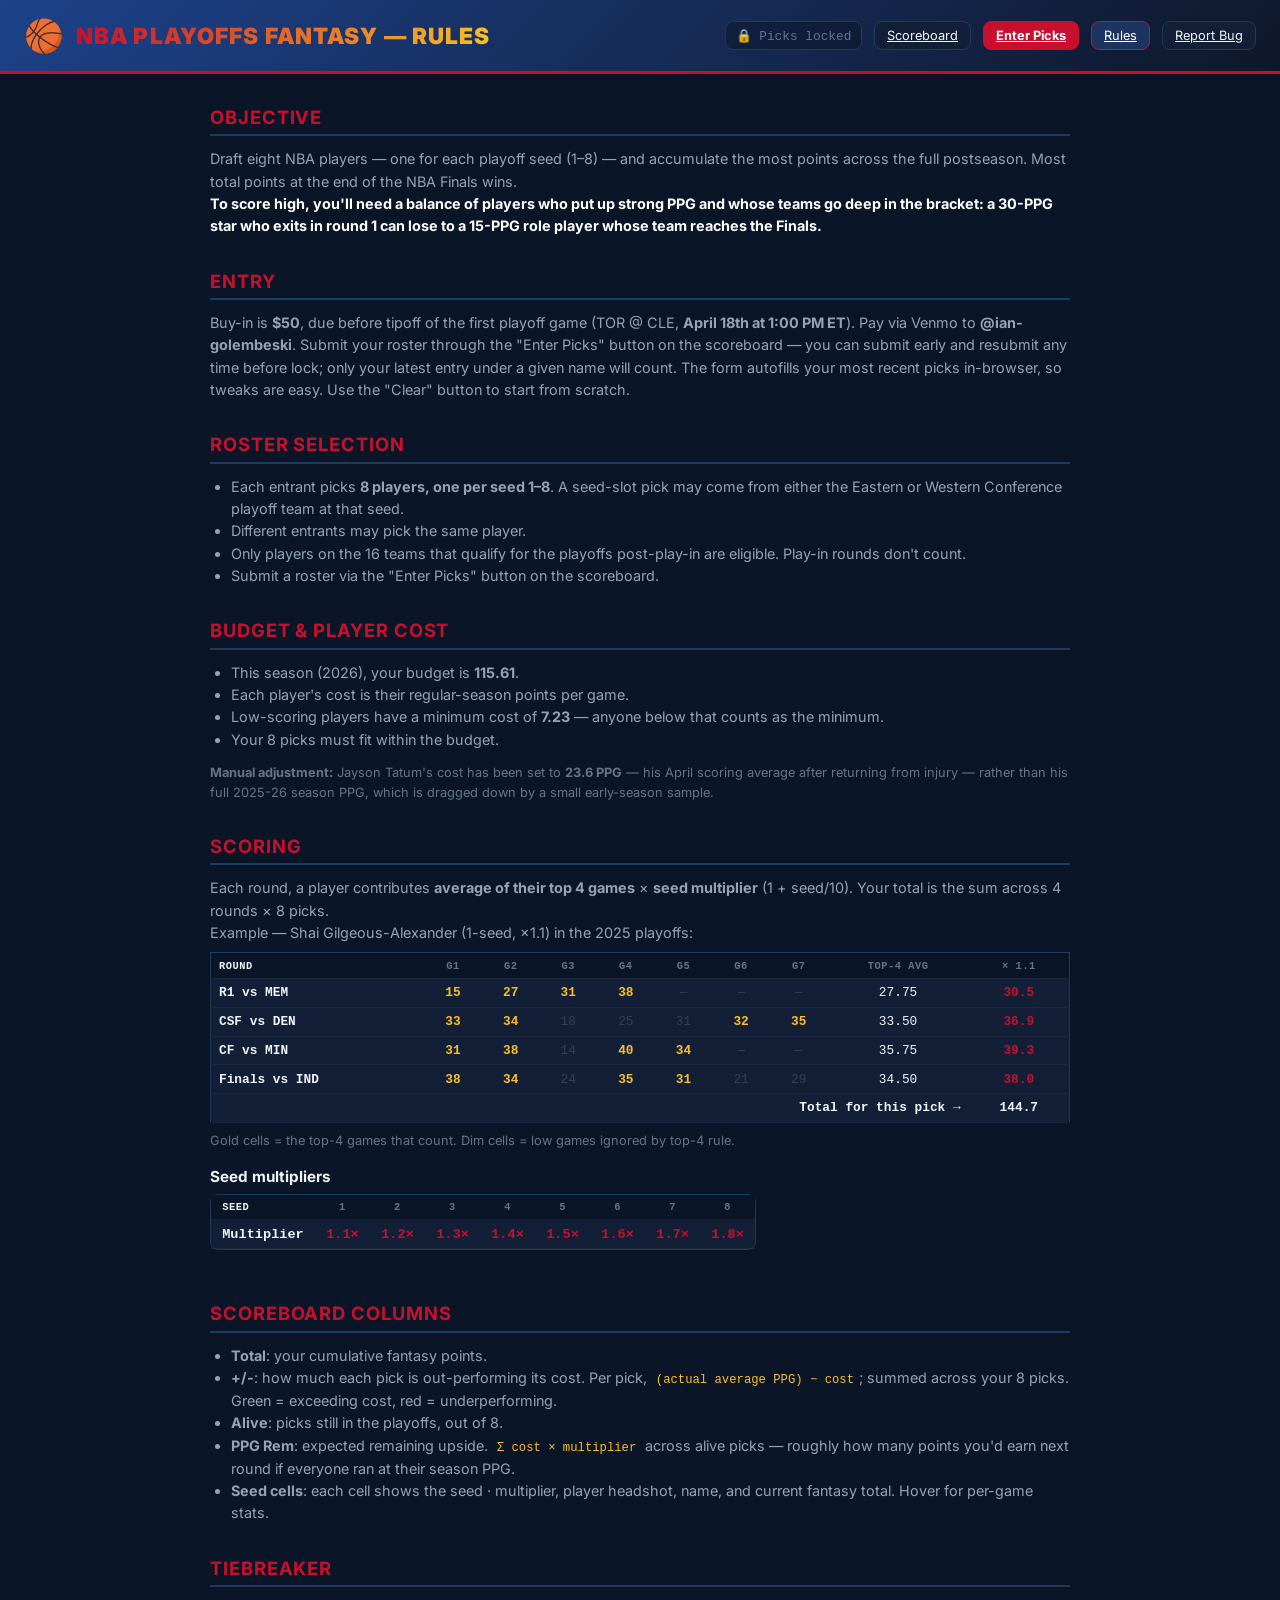
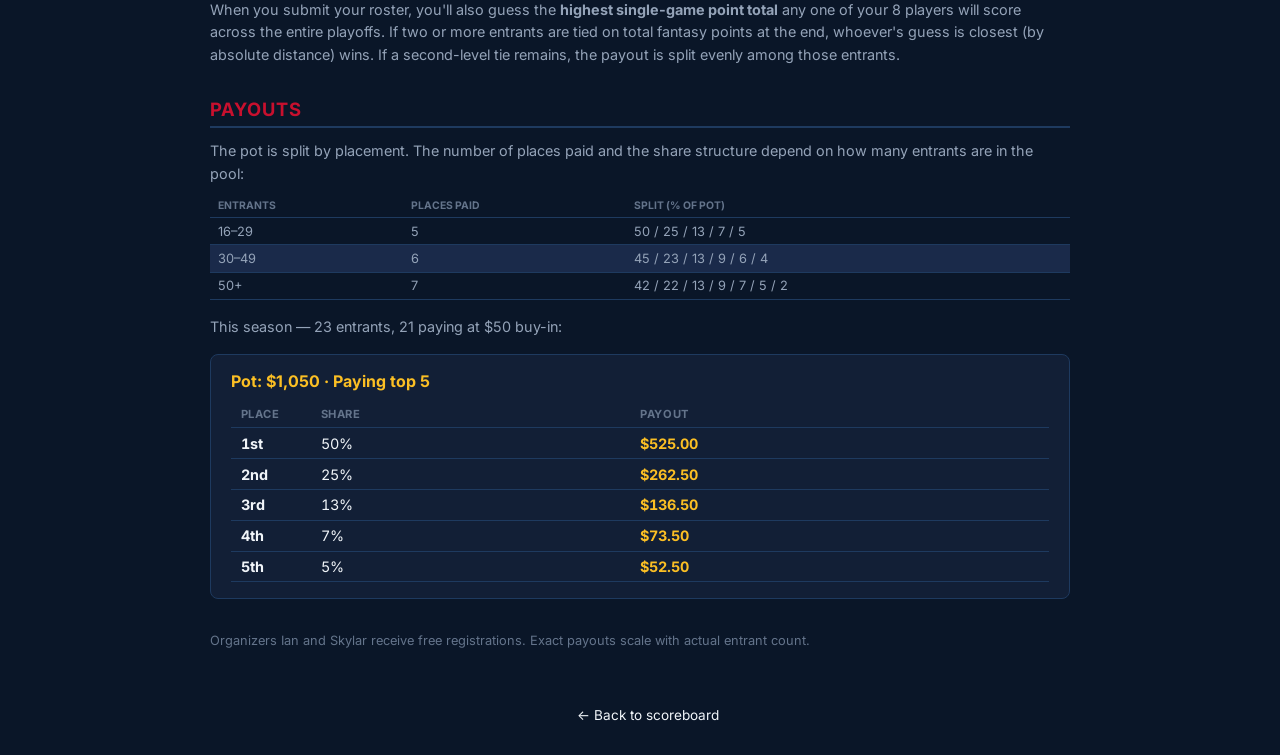
<file: rules.html>
<!DOCTYPE html>
<html lang="en">
<head>
  <meta charset="UTF-8">
  <meta name="viewport" content="width=device-width, initial-scale=1.0">
  <title>Rules — NBA Playoffs Fantasy</title>
  <link rel="stylesheet" href="css/style.css">
  <link rel="preconnect" href="https://fonts.googleapis.com">
  <link href="https://fonts.googleapis.com/css2?family=Inter:wght@400;600;700;900&display=swap" rel="stylesheet">
  <style>
    .rules-main { max-width: 900px; margin: 1.5rem auto; padding: 0 1.25rem; }
    .rules-main h2 {
      font-size: 1.15rem; text-transform: uppercase; letter-spacing: .05em;
      color: var(--accent-red); border-bottom: 2px solid var(--border);
      padding-bottom: .4rem; margin: 2rem 0 .75rem;
    }
    .rules-main h3 { font-size: .95rem; margin-top: 1rem; color: var(--text-primary); }
    .rules-main p, .rules-main li { line-height: 1.55; color: var(--text-secondary); font-size: .9rem; }
    .rules-main ul, .rules-main ol { padding-left: 1.3rem; margin-bottom: .75rem; }
    .rules-main code {
      background: var(--bg-primary); padding: 1px 5px; border-radius: 3px;
      font-size: .85em; color: var(--accent-gold);
    }
    .formula {
      background: var(--bg-secondary); border: 1px solid var(--border);
      border-left: 3px solid var(--accent-red);
      padding: .75rem 1rem; margin: .5rem 0;
      font-family: ui-monospace, SFMono-Regular, monospace;
      font-size: .85rem; color: var(--text-primary);
      white-space: pre-wrap;
    }
    .scoring-example {
      background: var(--bg-secondary);
      border: 1px solid var(--border);
      border-radius: var(--radius);
      width: 100%;
      border-collapse: collapse;
      font-variant-numeric: tabular-nums;
      font-family: ui-monospace, SFMono-Regular, monospace;
      font-size: .8rem;
      margin: .5rem 0;
    }
    .scoring-example th, .scoring-example td {
      padding: .4rem .5rem; text-align: center;
      border-bottom: 1px solid rgba(255,255,255,0.04);
    }
    .scoring-example th {
      background: var(--bg-primary);
      color: var(--text-muted);
      font-size: .65rem; text-transform: uppercase; letter-spacing: .05em;
    }
    .scoring-example th:first-child, .scoring-example td.r {
      text-align: left; color: var(--text-primary); font-weight: 600; white-space: nowrap;
    }
    .scoring-example td.top4 { color: var(--accent-gold); font-weight: 700; }
    .scoring-example td.dim  { color: var(--text-muted); opacity: .4; }
    .scoring-example td.tot  { color: var(--accent-red); font-weight: 700; }
    .scoring-example tr.sum td { border-top: 1px solid var(--border); color: var(--text-primary); font-weight: 700; }

    .seed-mult-table {
      background: var(--bg-secondary);
      border: 1px solid var(--border);
      border-radius: var(--radius);
      border-collapse: collapse;
      font-variant-numeric: tabular-nums;
      font-family: ui-monospace, SFMono-Regular, monospace;
      font-size: .85rem;
      margin: .5rem 0 1rem;
      display: inline-block;
    }
    .seed-mult-table th, .seed-mult-table td {
      padding: .4rem .7rem; text-align: center;
      border-bottom: 1px solid rgba(255,255,255,0.04);
    }
    .seed-mult-table th {
      background: var(--bg-primary); color: var(--text-muted);
      font-size: .65rem; text-transform: uppercase; letter-spacing: .05em;
    }
    .seed-mult-table th:first-child, .seed-mult-table td:first-child {
      text-align: left; color: var(--text-primary); font-weight: 600;
    }
    .seed-mult-table tbody td:not(:first-child) { color: var(--accent-red); font-weight: 700; }
    .example {
      background: var(--bg-row-alt); border-radius: var(--radius);
      padding: .75rem 1rem; margin: .5rem 0;
      font-size: .85rem; color: var(--text-primary);
    }
    .example strong { color: var(--accent-gold); }

    .payout-calc {
      background: var(--bg-secondary); border: 1px solid var(--border);
      border-radius: var(--radius);
      padding: 1rem 1.25rem; margin: 1rem 0;
    }
    .payout-calc .inputs {
      display: flex; gap: 1rem; flex-wrap: wrap; margin-bottom: 1rem;
    }
    .payout-calc label {
      display: flex; flex-direction: column; gap: .2rem;
      font-size: .8rem; color: var(--text-secondary);
    }
    .payout-calc input {
      background: var(--bg-primary); color: var(--text-primary);
      border: 1px solid var(--border); border-radius: 4px;
      padding: .4rem .6rem; font-size: 1rem; width: 8rem;
      font-family: inherit;
    }
    .payout-calc .pot {
      font-size: 1rem; color: var(--accent-gold); font-weight: 700;
      margin-bottom: .6rem;
    }
    .payout-table {
      width: 100%; border-collapse: collapse; font-size: .9rem;
    }
    .payout-table th {
      text-align: left; color: var(--text-muted);
      font-size: .7rem; text-transform: uppercase; letter-spacing: .05em;
      padding: .4rem .6rem; border-bottom: 1px solid var(--border);
    }
    .payout-table td {
      padding: .4rem .6rem; border-bottom: 1px solid var(--border);
      font-variant-numeric: tabular-nums;
    }
    .payout-table td.place { font-weight: 700; color: var(--text-primary); width: 5rem; }
    .payout-table td.amt { font-weight: 700; color: var(--accent-gold); }
    .tier-table { width: 100%; border-collapse: collapse; font-size: .8rem; margin-top: .5rem; }
    .tier-table th, .tier-table td {
      padding: .35rem .5rem; text-align: left;
      border-bottom: 1px solid var(--border);
    }
    .tier-table th { font-size: .65rem; text-transform: uppercase; color: var(--text-muted); }
    .tier-table td { color: var(--text-secondary); }
    .tier-table .active {
      background: var(--bg-row-alt);
      color: var(--text-primary);
    }
    .nav-link {
      display: inline-block; margin-left: 1rem;
      font-size: .85rem; color: var(--text-primary);
      text-decoration: none;
    }
    .nav-link:hover { color: var(--accent-gold); }
  </style>
</head>
<body>
  <header>
    <div class="header-content">
      <a class="logo" href="index.html" style="text-decoration:none;color:inherit">
        <span class="logo-icon">🏀</span>
        <h1>NBA Playoffs Fantasy — Rules</h1>
      </a>
      <div class="controls">
        <span id="countdown" class="countdown" title="Time until picks lock"></span>
        <a class="view-toggle" href="index.html">Scoreboard</a>
        <a class="view-toggle primary" id="nav-enter-picks" href="players.html">Enter Picks</a>
        <a class="view-toggle active" href="rules.html">Rules</a>
        <a class="view-toggle" href="index.html#bug">Report Bug</a>
      </div>
    </div>
  </header>

  <main class="rules-main">
    <h2>Objective</h2>
    <p>Draft eight NBA players — one for each playoff seed (1–8) — and accumulate the most points across the full postseason. Most total points at the end of the NBA Finals wins.</p>
    <p style="color: #ffffff !important; font-weight: 700 !important;">To score high, you'll need a balance of players who put up strong PPG <strong>and</strong> whose teams go deep in the bracket: a 30-PPG star who exits in round 1 can lose to a 15-PPG role player whose team reaches the Finals.</p>

    <h2>Entry</h2>
    <p>Buy-in is <strong>$50</strong>, due before tipoff of the first playoff game (TOR @ CLE, <strong>April 18th at 1:00 PM ET</strong>). Pay via Venmo to <strong>@ian-golembeski</strong>. Submit your roster through the "Enter Picks" button on the scoreboard — you can submit early and resubmit any time before lock; only your latest entry under a given name will count. The form autofills your most recent picks in-browser, so tweaks are easy. Use the "Clear" button to start from scratch.</p>

    <h2>Roster Selection</h2>
    <ul>
      <li>Each entrant picks <strong>8 players, one per seed 1–8</strong>. A seed-slot pick may come from either the Eastern or Western Conference playoff team at that seed.</li>
      <li>Different entrants may pick the same player.</li>
      <li>Only players on the 16 teams that qualify for the playoffs post-play-in are eligible. Play-in rounds don't count.</li>
      <li>Submit a roster via the "Enter Picks" button on the scoreboard.</li>
    </ul>

    <h2>Budget &amp; Player Cost</h2>
    <ul>
      <li>This season (<span id="cfg-season"></span>), your budget is <strong id="cfg-budget">—</strong>.</li>
      <li>Each player's cost is their regular-season points per game.</li>
      <li>Low-scoring players have a minimum cost of <strong id="cfg-floor">—</strong> — anyone below that counts as the minimum.</li>
      <li>Your 8 picks must fit within the budget.</li>
    </ul>
    <p style="color: var(--text-muted); font-size: .8rem;">
      <strong>Manual adjustment:</strong> Jayson Tatum's cost has been set to <strong>23.6 PPG</strong> — his April scoring average after returning from injury — rather than his full 2025-26 season PPG, which is dragged down by a small early-season sample.
    </p>

    <h2>Scoring</h2>
    <p>Each round, a player contributes <strong>average of their top 4 games</strong> × <strong>seed multiplier</strong> (1 + seed/10). Your total is the sum across 4 rounds × 8 picks.</p>

    <p>Example — Shai Gilgeous-Alexander (1-seed, ×1.1) in the 2025 playoffs:</p>
    <table class="scoring-example">
      <thead>
        <tr><th>Round</th><th>G1</th><th>G2</th><th>G3</th><th>G4</th><th>G5</th><th>G6</th><th>G7</th><th>Top-4 avg</th><th>× 1.1</th></tr>
      </thead>
      <tbody>
        <tr>
          <td class="r">R1 vs MEM</td>
          <td class="top4">15</td><td class="top4">27</td><td class="top4">31</td><td class="top4">38</td><td class="dim">—</td><td class="dim">—</td><td class="dim">—</td>
          <td>27.75</td><td class="tot">30.5</td>
        </tr>
        <tr>
          <td class="r">CSF vs DEN</td>
          <td class="top4">33</td><td class="top4">34</td><td class="dim">18</td><td class="dim">25</td><td class="dim">31</td><td class="top4">32</td><td class="top4">35</td>
          <td>33.50</td><td class="tot">36.9</td>
        </tr>
        <tr>
          <td class="r">CF vs MIN</td>
          <td class="top4">31</td><td class="top4">38</td><td class="dim">14</td><td class="top4">40</td><td class="top4">34</td><td class="dim">—</td><td class="dim">—</td>
          <td>35.75</td><td class="tot">39.3</td>
        </tr>
        <tr>
          <td class="r">Finals vs IND</td>
          <td class="top4">38</td><td class="top4">34</td><td class="dim">24</td><td class="top4">35</td><td class="top4">31</td><td class="dim">21</td><td class="dim">29</td>
          <td>34.50</td><td class="tot">38.0</td>
        </tr>
        <tr class="sum">
          <td colspan="9" style="text-align:right">Total for this pick →</td>
          <td class="tot">144.7</td>
        </tr>
      </tbody>
    </table>
    <p style="font-size:.8rem;color:var(--text-muted);margin-top:.3rem">Gold cells = the top-4 games that count. Dim cells = low games ignored by top-4 rule.</p>

    <h3>Seed multipliers</h3>
    <table class="seed-mult-table">
      <thead><tr><th>Seed</th><th>1</th><th>2</th><th>3</th><th>4</th><th>5</th><th>6</th><th>7</th><th>8</th></tr></thead>
      <tbody><tr><td>Multiplier</td><td>1.1×</td><td>1.2×</td><td>1.3×</td><td>1.4×</td><td>1.5×</td><td>1.6×</td><td>1.7×</td><td>1.8×</td></tr></tbody>
    </table>

    <h2>Scoreboard Columns</h2>
    <ul>
      <li><strong>Total</strong>: your cumulative fantasy points.</li>
      <li><strong>+/-</strong>: how much each pick is out-performing its cost. Per pick, <code>(actual average PPG) − cost</code>; summed across your 8 picks. Green = exceeding cost, red = underperforming.</li>
      <li><strong>Alive</strong>: picks still in the playoffs, out of 8.</li>
      <li><strong>PPG Rem</strong>: expected remaining upside. <code>Σ cost × multiplier</code> across alive picks — roughly how many points you'd earn next round if everyone ran at their season PPG.</li>
      <li><strong>Seed cells</strong>: each cell shows the seed · multiplier, player headshot, name, and current fantasy total. Hover for per-game stats.</li>
    </ul>

    <h2>Tiebreaker</h2>
    <p>When you submit your roster, you'll also guess the <strong>highest single-game point total</strong> any one of your 8 players will score across the entire playoffs. If two or more entrants are tied on total fantasy points at the end, whoever's guess is closest (by absolute distance) wins. If a second-level tie remains, the payout is split evenly among those entrants.</p>

    <h2>Payouts</h2>
    <p>The pot is split by placement. The number of places paid and the share structure depend on how many entrants are in the pool:</p>

    <table class="tier-table">
      <thead><tr><th>Entrants</th><th>Places paid</th><th>Split (% of pot)</th></tr></thead>
      <tbody>
        <tr><td>16–29</td><td>5</td><td>50 / 25 / 13 / 7 / 5</td></tr>
        <tr class="active"><td>30–49</td><td>6</td><td>45 / 23 / 13 / 9 / 6 / 4</td></tr>
        <tr><td>50+</td><td>7</td><td>42 / 22 / 13 / 9 / 7 / 5 / 2</td></tr>
      </tbody>
    </table>

    <p style="margin-top: 1rem">This season — 23 entrants, 21 paying at $50 buy-in:</p>
    <div class="payout-calc">
      <div class="pot">Pot: $1,050 · Paying top 5</div>
      <table class="payout-table">
        <thead><tr><th>Place</th><th>Share</th><th>Payout</th></tr></thead>
        <tbody>
          <tr><td class="place">1st</td><td>50%</td><td class="amt">$525.00</td></tr>
          <tr><td class="place">2nd</td><td>25%</td><td class="amt">$262.50</td></tr>
          <tr><td class="place">3rd</td><td>13%</td><td class="amt">$136.50</td></tr>
          <tr><td class="place">4th</td><td>7%</td><td class="amt">$73.50</td></tr>
          <tr><td class="place">5th</td><td>5%</td><td class="amt">$52.50</td></tr>
        </tbody>
      </table>
    </div>

    <p style="margin-top: 2rem; color: var(--text-muted); font-size: .8rem;">
      Organizers Ian and Skylar receive free registrations. Exact payouts scale with actual entrant count.
    </p>
  </main>

  <footer>
    <p><a class="nav-link" href="index.html">← Back to scoreboard</a></p>
  </footer>

  <script src="js/countdown.js?v=1"></script>

  <script>
    // Load config for display (season + budget labels)
    (async () => {
      try {
        const cfg = await fetch('data/config.json?t=' + Date.now()).then(r => r.json());
        document.getElementById('cfg-season').textContent = cfg.year;
        document.getElementById('cfg-budget').textContent = cfg.budget?.toFixed(2) || '—';
        document.getElementById('cfg-floor').textContent = cfg.budget ? (cfg.budget / 16).toFixed(2) : '—';
      } catch (e) {}
    })();

  </script>
</body>
</html>
</file>
<file: css/style.css>
/* === Reset & Base === */
*, *::before, *::after { box-sizing: border-box; margin: 0; padding: 0; }

:root {
  --bg-primary: #0a1628;
  --bg-secondary: #121f36;
  --bg-row: #162240;
  --bg-row-alt: #1a2a4a;
  --bg-hover: #1e3460;
  --accent-red: #c8102e;       /* NBA red */
  --accent-blue: #1d428a;      /* NBA blue */
  --accent-gold: #fbbf24;
  --text-primary: #f1f5f9;
  --text-secondary: #94a3b8;
  --text-muted: #64748b;
  --border: #1e3a5f;
  --eliminated: #475569;
  --live-green: #22c55e;
  --over-budget: #ef4444;
  --radius: 8px;
}

body {
  font-family: 'Inter', system-ui, -apple-system, sans-serif;
  background: var(--bg-primary);
  color: var(--text-primary);
  min-height: 100vh;
}

/* === Header === */
header {
  background: linear-gradient(135deg, var(--accent-blue) 0%, #0f172a 100%);
  border-bottom: 3px solid var(--accent-red);
  padding: 1rem 1.5rem;
  position: sticky;
  top: 0;
  z-index: 100;
}

.header-content {
  max-width: 1600px;
  margin: 0 auto;
  display: flex;
  justify-content: space-between;
  align-items: center;
  flex-wrap: wrap;
  gap: 0.75rem;
}

.logo { display: flex; align-items: center; gap: 0.75rem; }
.logo-icon { font-size: 2rem; }

h1 {
  font-size: 1.4rem;
  font-weight: 900;
  text-transform: uppercase;
  letter-spacing: 0.05em;
  background: linear-gradient(90deg, var(--accent-red), var(--accent-gold));
  -webkit-background-clip: text;
  -webkit-text-fill-color: transparent;
  background-clip: text;
}

.view-toggle {
  background: var(--bg-secondary);
  color: var(--text-primary);
  border: 1px solid var(--border);
  border-radius: var(--radius);
  padding: 0.4rem 0.75rem;
  font-size: 0.8rem;
  cursor: pointer;
  font-family: inherit;
  transition: background 0.15s;
}
.view-toggle:hover { background: var(--bg-hover); }
.view-toggle.active { background: var(--bg-hover); border-color: var(--accent-red); color: #fff; }
.view-toggle.primary { background: var(--accent-red); border-color: var(--accent-red); color: #fff; font-weight: 700; }
.view-toggle.primary:hover { filter: brightness(1.1); }

.controls { display: flex; align-items: center; gap: 0.75rem; flex-wrap: wrap; }

#year-select {
  background: var(--bg-secondary);
  color: var(--text-primary);
  border: 1px solid var(--border);
  border-radius: var(--radius);
  padding: 0.4rem 0.75rem;
  font-size: 0.9rem;
  cursor: pointer;
}

.countdown {
  font-size: 0.8rem;
  font-family: ui-monospace, SFMono-Regular, monospace;
  color: var(--accent-gold);
  background: rgba(0,0,0,0.25);
  border: 1px solid var(--border);
  border-radius: var(--radius);
  padding: 0.35rem 0.6rem;
  white-space: nowrap;
  font-variant-numeric: tabular-nums;
}
.countdown.urgent { color: var(--accent-red); border-color: var(--accent-red); animation: pulse 1.5s infinite; }
.countdown.locked { color: var(--text-muted); }

.update-indicator { font-size: 0.8rem; color: var(--text-muted); white-space: nowrap; }
.update-indicator.live { color: var(--live-green); }
.update-indicator.live::before {
  content: ''; display: inline-block; width: 8px; height: 8px;
  background: var(--live-green); border-radius: 50%; margin-right: 6px;
  animation: pulse 2s infinite;
}
@keyframes pulse { 0%,100% { opacity: 1; } 50% { opacity: 0.3; } }

main { max-width: 1600px; margin: 1.5rem auto; padding: 0 1rem; }

/* === Scoreboard === */
#scoreboard-container {
  overflow-x: auto;
  border-radius: var(--radius);
  border: 1px solid var(--border);
}

#scoreboard {
  width: 100%;
  border-collapse: collapse;
  font-size: 0.85rem;
}

#scoreboard thead th {
  background: var(--bg-secondary);
  color: var(--text-secondary);
  font-weight: 700;
  text-transform: uppercase;
  font-size: 0.7rem;
  letter-spacing: 0.08em;
  padding: 0.75rem 0.5rem;
  text-align: center;
  border-bottom: 2px solid var(--accent-red);
  white-space: nowrap;
}
#scoreboard thead th.col-name { text-align: left; }
#scoreboard thead th.col-rank { width: 4.5rem; white-space: nowrap; }
#scoreboard tbody td.col-rank { white-space: nowrap; }
#scoreboard thead th.col-total { width: 4rem; }
#scoreboard thead th.col-diff { width: 3.5rem; }
#scoreboard thead th.col-remaining { width: 3rem; }
#scoreboard thead th.col-ppgrem { width: 4rem; }

/* Synthetic collapsible card (Best Possible Roster) above the main table */
#synthetic-container { margin-bottom: 0.75rem; }
.synthetic-card {
  background: rgba(251, 191, 36, 0.05);
  border: 1px solid rgba(251, 191, 36, 0.35);
  border-radius: var(--radius);
  overflow: hidden;
}
.synthetic-card summary {
  cursor: pointer;
  list-style: none;
  padding: 0.55rem 0.9rem;
  display: flex;
  justify-content: space-between;
  align-items: center;
  user-select: none;
}
.synthetic-card summary::-webkit-details-marker { display: none; }
.synthetic-card summary::before {
  content: '▸';
  color: var(--accent-gold);
  margin-right: 0.5rem;
  transition: transform 0.15s;
}
.synthetic-card[open] summary::before { transform: rotate(90deg); display: inline-block; }
.synth-title { font-weight: 700; color: var(--accent-gold); font-size: 0.9rem; flex: 1; }
.synth-title-open { display: none; }
.synthetic-card[open] .synth-title-closed { display: none; }
.synthetic-card[open] .synth-title-open { display: inline; }
.synth-total { color: var(--accent-gold); font-weight: 700; font-size: 0.95rem; font-variant-numeric: tabular-nums; }
.synth-body {
  padding: 0;
  overflow-x: auto;
  border-top: 1px solid rgba(251, 191, 36, 0.2);
}
/* Synthetic table in its own container, column widths matched via JS */
.synth-table-wrap { overflow-x: auto; }
.synth-scoreboard {
  width: 100%;
  border-collapse: collapse;
  font-size: 0.85rem;
}
.synth-scoreboard tr.synth-row { background: var(--bg-row); }
.synth-scoreboard tr.synth-row td {
  padding: 0.4rem 0.4rem;
  text-align: center;
  border-bottom: 1px solid var(--border);
  vertical-align: middle;
  box-sizing: border-box;
  overflow: hidden;
}
.synth-scoreboard tbody tr {
  background: var(--bg-row);
}
.synth-scoreboard tbody td {
  padding: 0.4rem 0.4rem;
  text-align: center;
  border-bottom: 1px solid var(--border);
  vertical-align: middle;
}
.synth-scoreboard td.col-rank {
  font-size: 1rem;
  color: var(--accent-gold);
  width: 4.5rem;
  white-space: nowrap;
}
.synth-scoreboard td.col-name {
  text-align: left;
  font-weight: 700;
  color: var(--accent-gold);
  max-width: 11rem;
}
.synth-scoreboard td.col-total {
  font-weight: 700;
  font-size: 1rem;
  color: var(--accent-gold);
  width: 4rem;
}
.synth-scoreboard td.col-diff,
.synth-scoreboard td.col-remaining,
.synth-scoreboard td.col-ppgrem {
  color: var(--text-muted);
}

td.col-diff { font-weight: 600; font-variant-numeric: tabular-nums; }
td.col-diff.pos { color: var(--live-green); }
td.col-diff.neg { color: var(--over-budget); }
td.col-ppgrem { color: var(--text-secondary); font-variant-numeric: tabular-nums; }

#scoreboard tbody tr {
  background: var(--bg-row);
  cursor: pointer;
  transition: background 0.15s;
}
#scoreboard tbody tr:nth-child(even) { background: var(--bg-row-alt); }
#scoreboard tbody tr:hover { background: var(--bg-hover); }

#scoreboard tbody td {
  padding: 0.4rem 0.4rem;
  text-align: center;
  border-bottom: 1px solid var(--border);
  vertical-align: middle;
}

td.col-name { text-align: left; font-weight: 600; max-width: 9rem; }
td.col-rank { font-weight: 900; color: var(--text-muted); font-size: 1rem; }
#scoreboard tbody tr:nth-child(1) td.col-rank { color: var(--accent-gold); }
#scoreboard tbody tr:nth-child(2) td.col-rank { color: #c0c0c0; }
#scoreboard tbody tr:nth-child(3) td.col-rank { color: #cd7f32; }

td.col-total { font-weight: 700; font-size: 1rem; color: var(--text-primary); }
td.col-remaining { color: var(--text-secondary); }

.seed-cell {
  font-size: 0.78rem;
  min-width: 6rem;
  vertical-align: middle;
  padding: 0.3rem 0.3rem;
}
.seed-number { display: block; font-size: 0.55rem; color: var(--text-muted); }
.seed-mult   { font-size: 0.55rem; color: var(--text-muted); margin-left: 3px; }
.seed-player-name {
  display: block;
  font-size: 0.7rem;
  color: var(--text-secondary);
  overflow: hidden;
  text-overflow: ellipsis;
  white-space: nowrap;
  max-width: 7rem;
  margin: 0 auto;
}
.seed-pts {
  display: inline-block;
  font-weight: 700;
  padding: 1px 6px;
  border-radius: 3px;
  margin-top: 2px;
  min-width: 1.6rem;
}
.seed-cell.eliminated { color: var(--eliminated); position: relative; }
.seed-cell.eliminated .seed-player-name { text-decoration: line-through; }
.seed-cell.eliminated .seed-pts { color: var(--text-primary); }
.compact-mode .seed-cell.eliminated .compact-pts { color: var(--text-primary); }
/* Red strikethrough across the full cell for eliminated picks (matches MM) */
.seed-cell.eliminated::after {
  content: '';
  position: absolute;
  top: 50%;
  left: 8%;
  right: 8%;
  height: 2px;
  background: rgba(239, 68, 68, 0.85);
  z-index: 2;
  pointer-events: none;
}
.seed-cell.eliminated .seed-headshot-wrap { filter: grayscale(100%); }
.seed-cell.live { color: var(--live-green); font-weight: 700; }

/* Compact mode */
.compact-mode .seed-cell { min-width: unset; font-size: 0.6rem; padding: 0.1rem 0.2rem; line-height: 1.1; }
.compact-mode .seed-cell .seed-number { display: none; }
.compact-mode .seed-cell .seed-mult { display: none; }
.compact-mode .seed-cell .seed-player-name { font-size: 0.55rem; max-width: 4rem; }
.compact-mode .seed-cell .seed-pts { font-size: 0.65rem; }
.compact-mode .seed-cell .compact-name { margin-right: 0.25rem; }
.compact-mode tbody td { padding: 0.1rem 0.2rem; }
.compact-mode tbody td.col-name { font-size: 0.7rem; max-width: 6rem; overflow: hidden; text-overflow: ellipsis; }

/* === Detail Panel === */
.detail-panel {
  position: fixed;
  right: 0; top: 0;
  width: 600px; max-width: 95vw; height: 100vh;
  background: var(--bg-secondary);
  border-left: 2px solid var(--accent-red);
  padding: 1.5rem;
  overflow-y: auto;
  z-index: 200;
  transform: translateX(100%);
  transition: transform 0.25s ease;
}
.detail-panel.visible { transform: translateX(0); }
.detail-panel.hidden { transform: translateX(100%); }

.close-btn {
  position: absolute; top: 1rem; right: 1rem;
  background: none; border: none;
  color: var(--text-secondary);
  font-size: 1.5rem; cursor: pointer;
}
.close-btn:hover { color: var(--text-primary); }

#detail-name { font-size: 1.3rem; margin-bottom: 1rem; padding-right: 2rem; }

.detail-table { width: 100%; border-collapse: collapse; font-size: 0.85rem; }
.detail-table th {
  text-align: left; color: var(--text-muted);
  font-size: 0.7rem; text-transform: uppercase;
  padding: 0.5rem 0.4rem; border-bottom: 1px solid var(--border);
}
.detail-table td {
  padding: 0.5rem 0.4rem;
  border-bottom: 1px solid var(--border);
}
.detail-round-cell { font-variant-numeric: tabular-nums; font-size: 0.75rem; color: var(--text-secondary); }
.detail-round-cell .top4 { color: var(--accent-gold); font-weight: 700; }
.detail-round-cell .nope { color: var(--text-muted); }

/* === Footer === */
footer { text-align: center; padding: 2rem 1rem; color: var(--text-muted); font-size: 0.75rem; }

/* === Modal (picks) === */
.bug-modal {
  position: fixed; inset: 0; z-index: 500;
  background: rgba(0,0,0,0.7);
  display: flex; align-items: center; justify-content: center;
  padding: 1rem;
}
.bug-modal.hidden { display: none; }
.bug-modal-content {
  background: var(--bg-secondary);
  border: 1px solid var(--border);
  border-radius: var(--radius);
  padding: 1.5rem;
  width: 480px; max-width: 100%;
  max-height: 90vh; overflow-y: auto;
  position: relative;
}
.picks-modal-content { width: 720px; max-width: 100%; }

/* Bug report modal — dark-theme inputs, larger sizing, tidy history */
#bug-modal .bug-modal-content {
  width: 560px;
  padding: 1.5rem 1.75rem 1.75rem;
}
#bug-modal h2 {
  margin-bottom: 1.25rem;
  font-size: 1.3rem;
  color: var(--text-primary);
}
#bug-modal label {
  display: block;
  font-size: 0.85rem;
  color: var(--text-secondary);
  font-weight: 600;
  margin-bottom: 0.85rem;
}
#bug-modal input[type="text"],
#bug-modal textarea {
  display: block;
  width: 100%;
  margin-top: 0.35rem;
  background: var(--bg-primary);
  color: var(--text-primary);
  border: 1px solid var(--border);
  border-radius: 4px;
  padding: 0.55rem 0.7rem;
  font-family: inherit;
  font-size: 0.9rem;
  resize: vertical;
  transition: border-color 0.15s;
}
#bug-modal input[type="text"]:focus,
#bug-modal textarea:focus {
  outline: none;
  border-color: var(--accent-red);
}
#bug-modal textarea { min-height: 90px; }
#bug-modal textarea::placeholder,
#bug-modal input::placeholder {
  color: var(--text-muted);
  font-style: italic;
}
#bug-modal .bug-submit {
  background: var(--accent-red);
  color: #fff;
  border: none;
  border-radius: 4px;
  padding: 0.55rem 1.4rem;
  font-weight: 700;
  cursor: pointer;
  font-size: 0.85rem;
  font-family: inherit;
  margin-top: 0.25rem;
  transition: filter 0.1s;
}
#bug-modal .bug-submit:hover { filter: brightness(1.15); }
#bug-modal #bug-status {
  font-size: 0.8rem;
  margin-top: 0.5rem;
  color: var(--live-green);
  min-height: 1em;
}
#bug-modal .bug-history {
  margin-top: 1.5rem;
  padding-top: 1rem;
  border-top: 1px solid var(--border);
}
#bug-modal .bug-history h3 {
  font-size: 0.75rem;
  color: var(--text-muted);
  text-transform: uppercase;
  letter-spacing: 0.08em;
  margin-bottom: 0.6rem;
  font-weight: 700;
}
#bug-modal #bug-list {
  max-height: 260px;
  overflow-y: auto;
}
#bug-modal .bug-entry {
  background: var(--bg-primary);
  border: 1px solid var(--border);
  border-radius: 4px;
  padding: 0.5rem 0.7rem;
  margin-bottom: 0.4rem;
  font-size: 0.8rem;
  color: var(--text-secondary);
  line-height: 1.4;
}
#bug-modal .bug-entry-name {
  font-weight: 700;
  color: var(--text-primary);
  margin-right: 0.4rem;
}
#bug-modal .bug-entry-time {
  color: var(--text-muted);
  font-size: 0.7rem;
}

.picks-modal-content h2 { margin-bottom: 1rem; font-size: 1.3rem; }
.picks-modal-content label { display: block; font-size: 0.85rem; color: var(--text-secondary); margin-bottom: 0.5rem; }
.picks-modal-content input,
.picks-modal-content select {
  display: block; width: 100%;
  background: var(--bg-primary); color: var(--text-primary);
  border: 1px solid var(--border); border-radius: 4px;
  padding: 0.5rem; font-family: inherit; font-size: 0.9rem;
  margin-top: 0.25rem;
}

#picks-ui .seed-row {
  display: grid;
  grid-template-columns: 4rem 1fr auto;
  gap: 0.6rem;
  align-items: center;
  margin-bottom: 0.4rem;
}
#picks-ui .seed-row .seed-label {
  font-weight: 700;
  color: var(--text-primary);
  font-size: 0.9rem;
}
#picks-ui .seed-row .pick-cost {
  font-variant-numeric: tabular-nums;
  font-size: 0.85rem;
  color: var(--text-secondary);
  white-space: nowrap;
}
#picks-budget-bar {
  margin: 1rem 0 0.5rem;
  font-size: 0.95rem;
  color: var(--text-primary);
  font-weight: 600;
  display: flex;
  justify-content: space-between;
}
#picks-budget-bar.over { color: var(--over-budget); }
#picks-warnings {
  font-size: 0.8rem;
  color: var(--over-budget);
  margin-bottom: 0.5rem;
  min-height: 1.1em;
}
#picks-actions {
  display: flex; gap: 0.5rem; margin-top: 1rem;
}
#picks-actions button {
  flex: 1;
  background: var(--accent-red); color: #fff;
  border: none; border-radius: 4px;
  padding: 0.6rem 1rem; font-weight: 700; cursor: pointer;
  font-size: 0.9rem;
}
#picks-actions button:disabled { background: var(--text-muted); cursor: not-allowed; }
#picks-actions button.secondary { background: var(--bg-hover); }
.picks-status {
  margin-top: 0.75rem;
  font-size: 0.85rem;
  min-height: 1.2em;
  color: var(--text-secondary);
}
.picks-status.ok   { color: var(--live-green); }
.picks-status.err  { color: var(--over-budget); }
.picks-status.warn { color: var(--accent-gold); }

/* Live games tracker */
.live-games {
  display: flex; flex-wrap: wrap; gap: 0.75rem;
  justify-content: center; margin-bottom: 1rem;
}
.live-game-card {
  background: var(--bg-secondary);
  border: 1px solid var(--border);
  border-left: 3px solid var(--live-green);
  border-radius: var(--radius);
  padding: 0.6rem 1rem;
  min-width: 320px; max-width: 420px;
  flex: 1 1 320px;
}
.live-game-status {
  font-size: 0.65rem; color: var(--live-green);
  text-transform: uppercase; letter-spacing: 0.08em;
  font-weight: 700; margin-bottom: 0.4rem; text-align: center;
  display: flex; justify-content: center; align-items: center; gap: 0.5rem;
}
.live-game-series {
  color: var(--text-muted);
  font-size: 0.6rem;
  text-transform: none;
  letter-spacing: 0;
  font-weight: 600;
}
.live-game-matchup {
  display: flex; align-items: center; justify-content: space-between; gap: 0.5rem;
}
.live-game-team { display: flex; align-items: center; gap: 0.4rem; opacity: 0.7; }
.live-game-team.winning { opacity: 1; }
.live-game-logo { width: 28px; height: 28px; object-fit: contain; }
.live-game-team-name { font-size: 0.75rem; font-weight: 600; }
.live-game-score { font-size: 1.1rem; font-weight: 900; }
.live-game-team.winning .live-game-score { color: var(--live-green); }

.live-game-players-row {
  margin-top: 0.4rem;
  padding-top: 0.4rem;
  border-top: 1px solid var(--border);
  display: flex;
  gap: 0.3rem;
}
.live-game-side-picks {
  flex: 1;
  display: flex;
  flex-direction: column;
  gap: 0.1rem;
}
.live-game-side-picks.left { text-align: left; }
.live-game-side-picks.right { text-align: right; }
.live-game-picks-divider {
  width: 1px;
  background: var(--border);
  flex-shrink: 0;
}
.live-game-pick {
  font-size: 0.65rem;
  color: var(--text-secondary);
  line-height: 1.3;
  cursor: default;
}
.live-game-pts {
  color: var(--live-green);
  font-weight: 700;
}

/* === Seed cell two-column layout (full mode) === */
.seed-cell-row {
  display: flex;
  align-items: stretch;
  gap: 0.35rem;
  width: 100%;
}
.seed-cell-left {
  display: flex;
  flex-direction: column;
  align-items: center;
  flex: 1;
  min-width: 0;
  padding: 0.15rem 0.25rem;
}
.seed-cell-right {
  display: flex;
  flex-direction: column;
  justify-content: center;
  align-items: flex-end;
  gap: 2px;
  font-variant-numeric: tabular-nums;
  min-width: 2.6rem;
  padding-left: 0.2rem;
}

/* Divider between adjacent seed cells (so each player's visual + stats are
   visually grouped). Skip the last seed cell to avoid a trailing border. */
#scoreboard tbody td.seed-cell:not(:last-child) {
  border-right: 1px solid rgba(255,255,255,0.08);
}
.seed-cost {
  font-size: 0.6rem;
  color: var(--text-primary);
  font-weight: 600;
}
.seed-diff {
  font-size: 0.65rem;
  font-weight: 700;
  color: var(--text-secondary);
}
.seed-diff.pos { color: var(--live-green); }
.seed-diff.neg { color: var(--over-budget); }
.seed-cell.eliminated .seed-cost,
.seed-cell.eliminated .seed-diff { opacity: 0.55; }

/* === Headshots in seed cells === */
.seed-headshot-wrap {
  width: 50px;
  height: 38px;
  margin: 2px auto;
  position: relative;
  background-size: contain;
  background-repeat: no-repeat;
  background-position: center;
  border-radius: 3px;
  overflow: hidden;
  opacity: 0.95;
}
.seed-headshot {
  width: 100%;
  height: 100%;
  object-fit: cover;
  position: relative;
  z-index: 1;
  display: block;
}
.seed-cell.eliminated .seed-headshot-wrap {
  filter: grayscale(100%);
}

/* === Player Tooltip === */
.player-tooltip {
  position: fixed;
  z-index: 1000;
  background: var(--bg-secondary);
  border: 1px solid var(--border);
  border-radius: var(--radius);
  padding: 0.75rem;
  box-shadow: 0 8px 24px rgba(0,0,0,0.6);
  pointer-events: none;
  opacity: 0;
  transition: opacity 0.12s;
  min-width: 360px;
  max-width: 520px;
  font-size: 0.8rem;
}
.player-tooltip.visible { opacity: 1; }
.tt-header { font-weight: 700; font-size: 0.95rem; margin-bottom: 2px; display: flex; align-items: center; gap: .4rem; }
.tt-team   { font-size: 0.7rem; color: var(--text-muted); margin-bottom: 0.4rem; }
.tt-cost   { font-size: 0.7rem; color: var(--text-secondary); margin-bottom: 0.4rem; }
.mult-badge {
  display: inline-block; font-size: 0.7rem; font-weight: 700;
  padding: 0.05rem 0.35rem; border-radius: 3px;
  background: var(--accent-red); color: #fff;
}
.tt-games { width: 100%; border-collapse: collapse; font-size: 0.75rem; margin-bottom: 0.4rem; font-variant-numeric: tabular-nums; }
.tt-games th {
  text-align: center; color: var(--text-muted); font-size: 0.6rem;
  text-transform: uppercase; letter-spacing: 0.05em;
  padding: 0.25rem 0.35rem; border-bottom: 1px solid var(--border);
}
.tt-games th:first-child { text-align: left; }
.tt-games td {
  padding: 0.25rem 0.35rem; border-bottom: 1px solid rgba(255,255,255,0.04);
  text-align: center;
}
.tt-games td.tt-round-label { text-align: left; font-weight: 600; color: var(--text-primary); white-space: nowrap; }
.tt-games td.top4  { color: var(--accent-gold); font-weight: 700; }
.tt-games td.other { color: var(--text-secondary); }
.tt-games td.empty { color: var(--text-muted); opacity: 0.35; }
.tt-games td.tt-round-total { font-weight: 700; color: var(--accent-red); }
.tt-series { font-size: 0.72rem; color: var(--text-secondary); font-weight: 600; margin-bottom: 0.3rem; }
.tt-no-games { font-size: 0.75rem; color: var(--text-muted); font-style: italic; margin-bottom: 0.4rem; }
.tt-rounds { font-size: 0.72rem; color: var(--text-secondary); padding: 0.3rem 0; border-top: 1px solid var(--border); }
.tt-rounds .ppg { color: var(--text-muted); font-size: 0.65rem; }
.tt-total {
  font-size: 0.85rem; font-weight: 700;
  color: var(--accent-red); padding-top: 0.3rem;
  border-top: 1px solid var(--border);
}

/* Detail extras */
.detail-meta { font-size: 0.85rem; color: var(--text-secondary); margin-bottom: 0.75rem; }
.detail-headshot {
  width: 32px; height: 24px; object-fit: cover;
  border-radius: 3px; background: var(--bg-row);
  flex-shrink: 0;
}
.detail-player-cell { display: flex; align-items: center; gap: 0.4rem; }
.game-pill {
  display: inline-block; padding: 1px 6px; margin: 1px;
  border-radius: 3px; color: var(--text-muted);
  font-variant-numeric: tabular-nums;
}
.game-pill.top4 {
  background: var(--accent-blue); color: #fff; font-weight: 700;
}

/* Rooting-for section in detail panel */
.detail-rooting {
  margin-top: 1rem;
  padding-top: 0.75rem;
  border-top: 1px solid var(--border);
}
.detail-rooting-title {
  font-size: 0.85rem;
  font-weight: 700;
  color: var(--text-primary);
  margin-bottom: 0.4rem;
}
.detail-rooting-line {
  font-size: 0.8rem;
  color: var(--text-secondary);
  padding: 0.15rem 0;
}
.detail-rooting-line::before {
  content: '';
  display: inline-block;
  width: 7px;
  height: 7px;
  background: var(--live-green);
  border-radius: 50%;
  margin-right: 6px;
  animation: pulse 2s infinite;
  vertical-align: middle;
}

/* Live row pulse in detail table */
.detail-live-row {
  animation: liveRowPulse 2s infinite;
}
@keyframes liveRowPulse {
  0%, 100% { background: transparent; }
  50% { background: rgba(34, 197, 94, 0.08); }
}

/* Live indicator in tooltip */
.tt-live-game {
  font-size: 0.75rem;
  color: var(--live-green);
  font-weight: 600;
  margin-bottom: 0.2rem;
}
.tt-live-game::before {
  content: '';
  display: inline-block;
  width: 6px;
  height: 6px;
  background: var(--live-green);
  border-radius: 50%;
  margin-right: 5px;
  animation: pulse 2s infinite;
}

@media (max-width: 900px) {
  h1 { font-size: 1.1rem; }
  #scoreboard { font-size: 0.75rem; }
  .seed-cell { min-width: 3rem; font-size: 0.65rem; }
}
</file>
